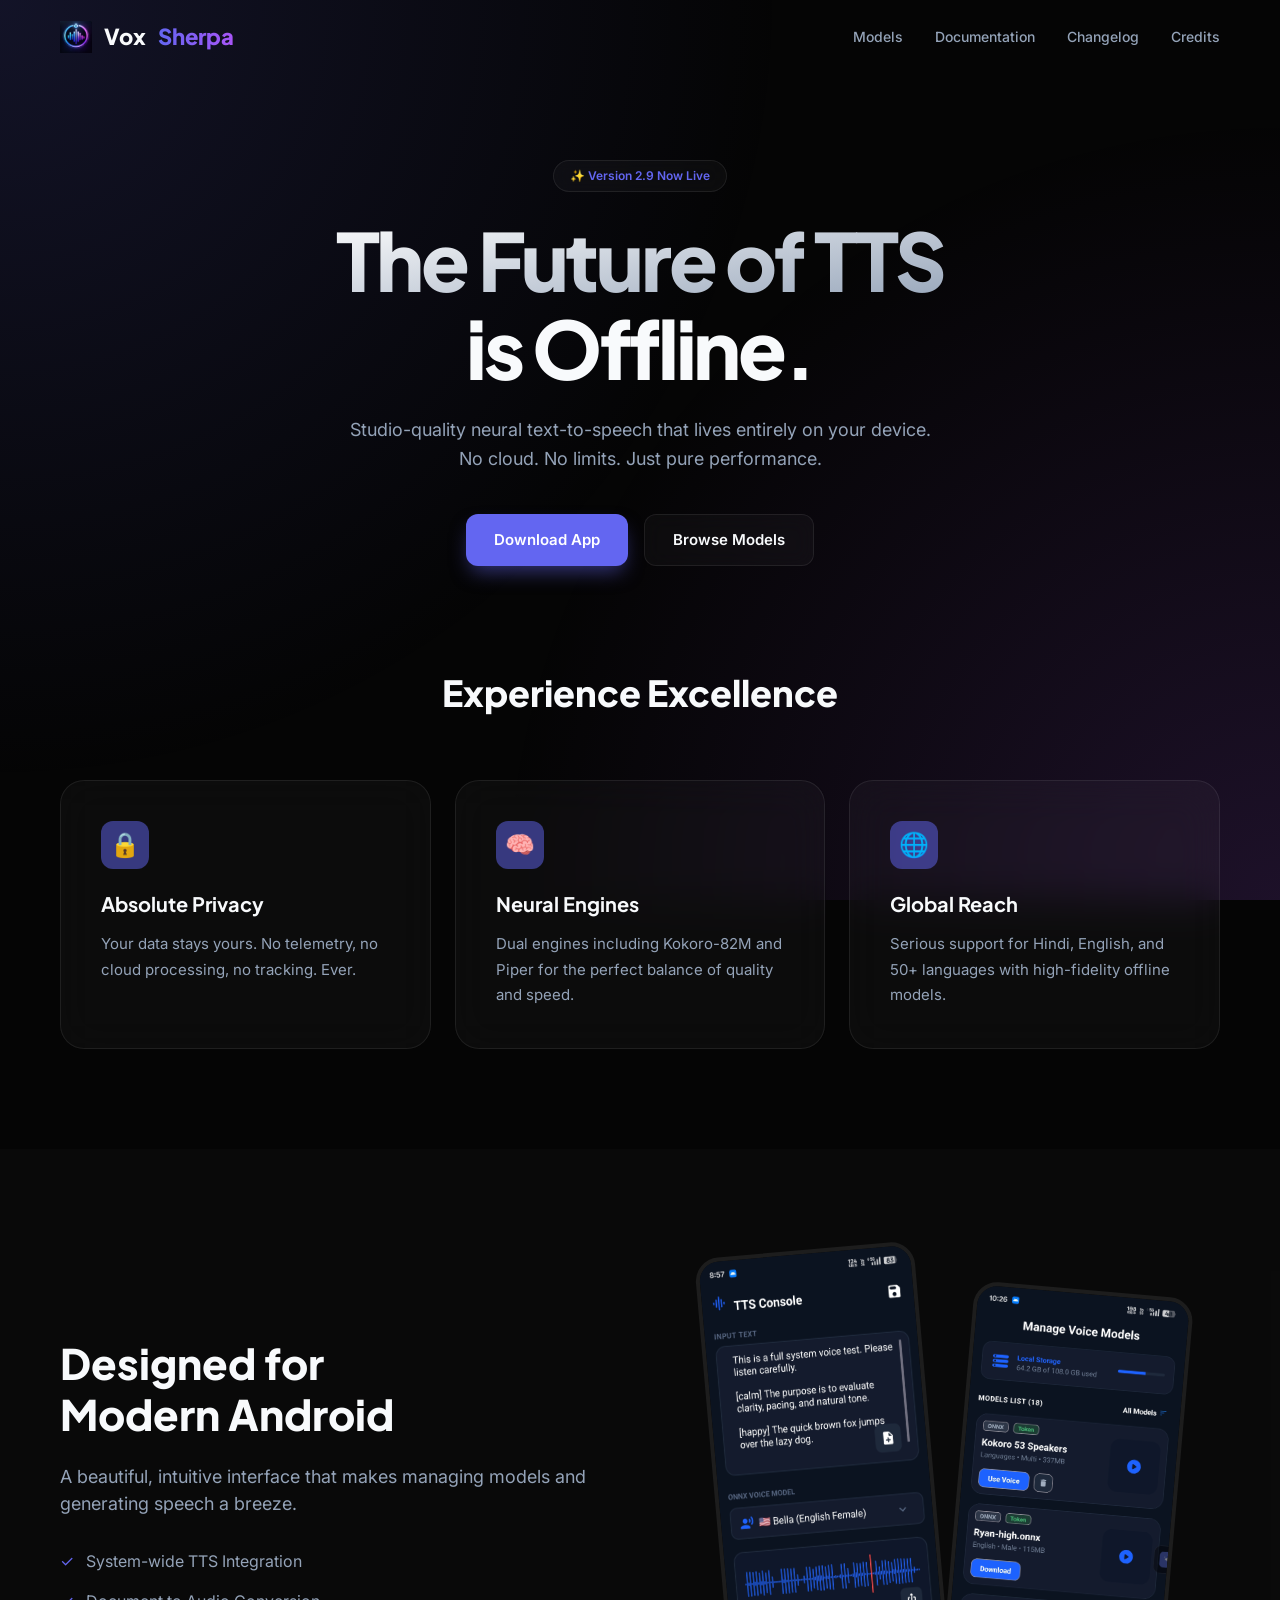
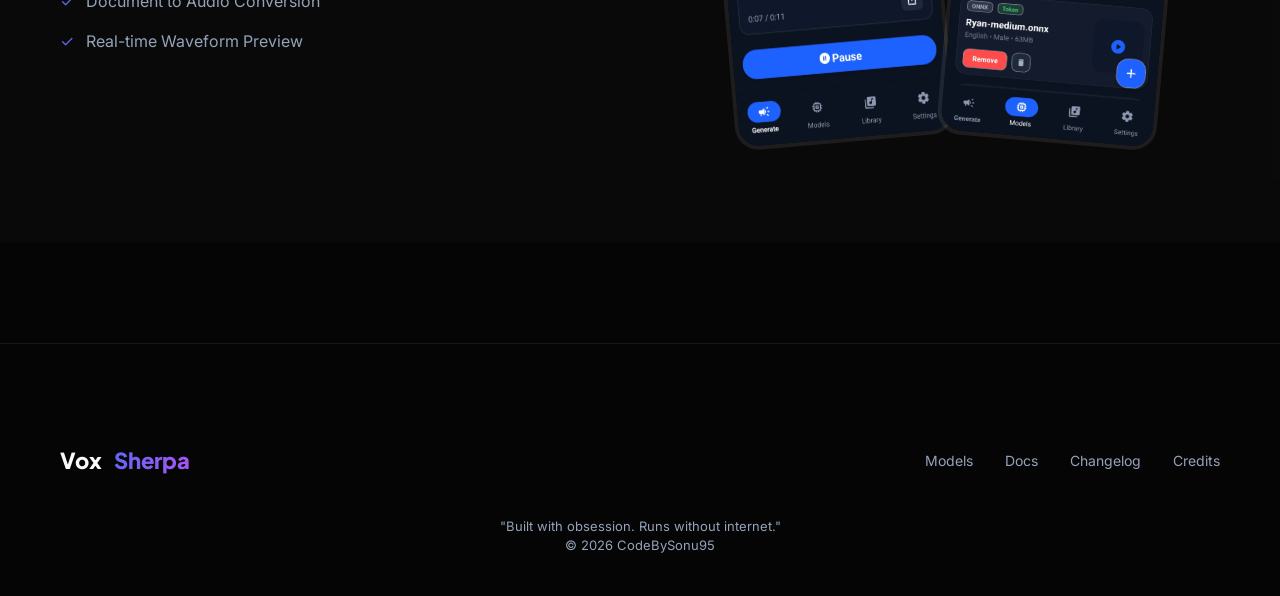
<file: index.html>
<!DOCTYPE html>
<html lang="en">
<head>
  <meta charset="UTF-8">
  <meta name="viewport" content="width=device-width, initial-scale=1.0">
  <title>VoxSherpa TTS — Premium Offline Neural TTS for Android</title>
  <link rel="stylesheet" href="docs/site/css/style.css">
</head>
<body>
  <div class="bg-gradient"></div>
  
  <nav id="navbar">
    <div class="container">
      <a href="index.html" class="logo">
        <img src="docs/site/assets/images/icon.png" alt="VoxSherpa" style="width: 32px; height: 32px;">
        Vox<span>Sherpa</span>
      </a>
      <div class="nav-links">
        <a href="docs/site/models/index.html">Models</a>
        <a href="docs/site/docs/index.html">Documentation</a>
        <a href="docs/site/changelog/index.html">Changelog</a>
        <a href="docs/site/credits/index.html">Credits</a>
      </div>
    </div>
  </nav>

  <main>
    <section class="hero container">
      <div class="hero-badge">✨ Version 2.9 Now Live</div>
      <h1><span>The Future of TTS</span><br>is Offline.</h1>
      <p>Studio-quality neural text-to-speech that lives entirely on your device. No cloud. No limits. Just pure performance.</p>
      <div class="btn-group">
        <a href="https://play.google.com/store/apps/details?id=com.CodeBySonu.VoxSherpa" class="btn btn-primary">Download App</a>
        <a href="docs/site/models/index.html" class="btn btn-secondary">Browse Models</a>
      </div>
    </section>

    <section class="container" style="padding-bottom: 100px;">
      <div style="text-align: center; margin-bottom: 60px;">
        <h2 style="font-family: 'Plus Jakarta Sans', sans-serif; font-size: 36px; font-weight: 800;">Experience Excellence</h2>
      </div>
      
      <div class="features-grid">
        <div class="glass-card feature-card">
          <div class="feature-icon">🔒</div>
          <h3>Absolute Privacy</h3>
          <p>Your data stays yours. No telemetry, no cloud processing, no tracking. Ever.</p>
        </div>
        <div class="glass-card feature-card">
          <div class="feature-icon">🧠</div>
          <h3>Neural Engines</h3>
          <p>Dual engines including Kokoro-82M and Piper for the perfect balance of quality and speed.</p>
        </div>
        <div class="glass-card feature-card">
          <div class="feature-icon">🌐</div>
          <h3>Global Reach</h3>
          <p>Serious support for Hindi, English, and 50+ languages with high-fidelity offline models.</p>
        </div>
      </div>
    </section>

    <section style="background: rgba(255,255,255,0.02); padding: 100px 0;">
      <div class="container">
        <div style="display: flex; align-items: center; gap: 60px; flex-wrap: wrap;">
          <div style="flex: 1; min-width: 300px;">
            <h2 style="font-family: 'Plus Jakarta Sans', sans-serif; font-size: 42px; font-weight: 800; line-height: 1.2; margin-bottom: 24px;">Designed for<br>Modern Android</h2>
            <p style="color: var(--text-muted); font-size: 18px; margin-bottom: 32px;">A beautiful, intuitive interface that makes managing models and generating speech a breeze.</p>
            <ul style="list-style: none; display: grid; gap: 16px;">
              <li style="display: flex; align-items: center; gap: 12px; color: var(--text-muted);">
                <span style="color: var(--primary);">✓</span> System-wide TTS Integration
              </li>
              <li style="display: flex; align-items: center; gap: 12px; color: var(--text-muted);">
                <span style="color: var(--primary);">✓</span> Document to Audio Conversion
              </li>
              <li style="display: flex; align-items: center; gap: 12px; color: var(--text-muted);">
                <span style="color: var(--primary);">✓</span> Real-time Waveform Preview
              </li>
            </ul>
          </div>
          <div style="flex: 1; min-width: 300px; display: flex; gap: 20px; justify-content: center;">
            <img src="docs/site/assets/images/1.jpg" alt="App Screen" style="width: 220px; border-radius: 24px; border: 4px solid var(--glass-border); transform: rotate(-5deg);">
            <img src="docs/site/assets/images/2.jpg" alt="App Screen" style="width: 220px; border-radius: 24px; border: 4px solid var(--glass-border); transform: rotate(5deg); margin-top: 40px;">
          </div>
        </div>
      </div>
    </section>
  </main>

  <footer>
    <div class="container">
      <div class="footer-content">
        <a href="index.html" class="logo">Vox<span>Sherpa</span></a>
        <div class="footer-links">
          <a href="docs/site/models/index.html">Models</a>
          <a href="docs/site/docs/index.html">Docs</a>
          <a href="docs/site/changelog/index.html">Changelog</a>
          <a href="docs/site/credits/index.html">Credits</a>
        </div>
      </div>
      <p class="copyright">"Built with obsession. Runs without internet."<br>&copy; 2026 CodeBySonu95</p>
    </div>
  </footer>

  <script>
    window.addEventListener('scroll', () => {
      const nav = document.getElementById('navbar');
      if (window.scrollY > 50) {
        nav.classList.add('scrolled');
      } else {
        nav.classList.remove('scrolled');
      }
    });
  </script>
</body>
</html>
</file>
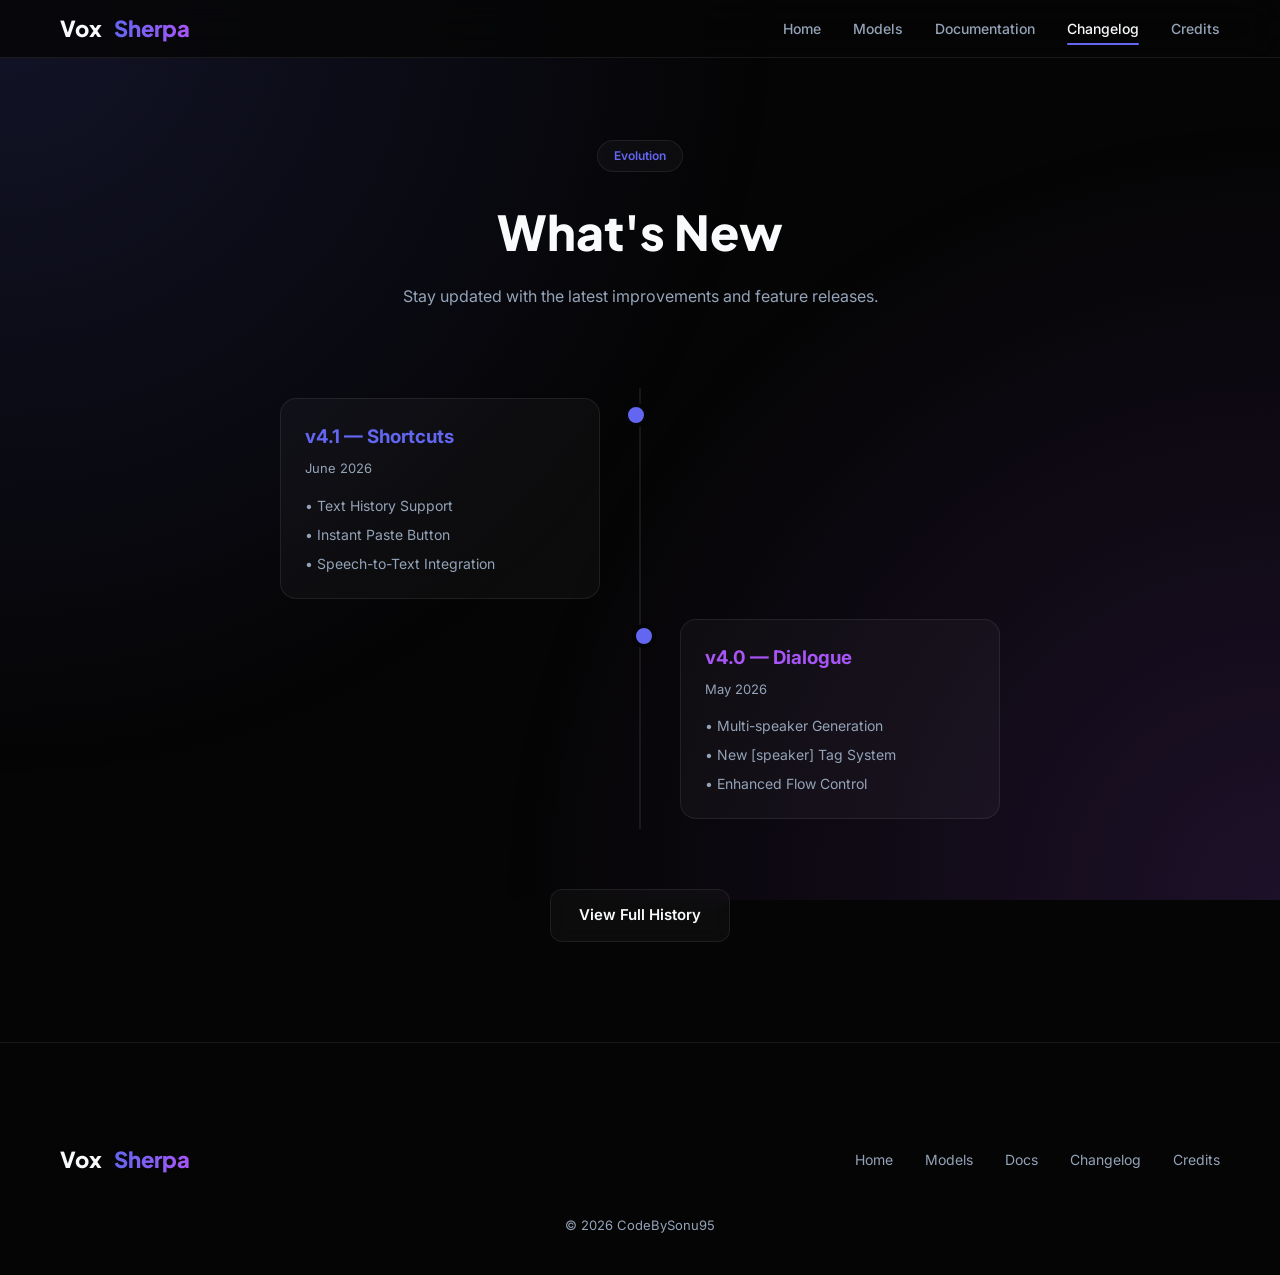
<file: docs/site/changelog/index.html>
<!DOCTYPE html>
<html lang="en">
<head>
  <meta charset="UTF-8">
  <meta name="viewport" content="width=device-width, initial-scale=1.0">
  <title>Changelog — VoxSherpa TTS</title>
  <link rel="stylesheet" href="../css/style.css">
  <style>
    .timeline {
      position: relative;
      max-width: 800px;
      margin: 0 auto;
    }
    .timeline::after {
      content: '';
      position: absolute;
      width: 2px;
      background: var(--glass-border);
      top: 0;
      bottom: 0;
      left: 50%;
      margin-left: -1px;
    }
    .release-card {
      padding: 10px 40px;
      position: relative;
      background: inherit;
      width: 50%;
    }
    .release-card::after {
      content: '';
      position: absolute;
      width: 16px;
      height: 16px;
      right: -8px;
      background-color: var(--primary);
      border: 4px solid var(--bg);
      top: 15px;
      border-radius: 50%;
      z-index: 1;
    }
    .left { left: 0; }
    .right { left: 50%; }
    .right::after { left: -8px; }
    .content {
      padding: 24px;
      background: var(--glass);
      border: 1px solid var(--glass-border);
      border-radius: 16px;
    }
    @media screen and (max-width: 600px) {
      .timeline::after { left: 31px; }
      .release-card { width: 100%; padding-left: 70px; padding-right: 25px; }
      .release-card::after { left: 23px; }
      .right { left: 0%; }
    }
  </style>
</head>
<body>
  <div class="bg-gradient"></div>
  
  <nav id="navbar" class="scrolled">
    <div class="container">
      <a href="../../../index.html" class="logo">Vox<span>Sherpa</span></a>
      <div class="nav-links">
        <a href="../../../index.html">Home</a>
        <a href="../models/index.html">Models</a>
        <a href="../docs/index.html">Documentation</a>
        <a href="index.html" class="active">Changelog</a>
        <a href="../credits/index.html">Credits</a>
      </div>
    </div>
  </nav>

  <main class="container" style="padding-top: 140px;">
    <div style="text-align: center; margin-bottom: 80px;">
      <div class="hero-badge">Evolution</div>
      <h1 style="font-family: 'Plus Jakarta Sans', sans-serif; font-size: 48px; font-weight: 800; margin-bottom: 16px;">What's New</h1>
      <p style="color: var(--text-muted);">Stay updated with the latest improvements and feature releases.</p>
    </div>

    <div class="timeline">
      <div class="release-card left">
        <div class="content">
          <h3 style="color: var(--primary); margin-bottom: 8px;">v4.1 — Shortcuts</h3>
          <p style="font-size: 13px; color: var(--text-muted); margin-bottom: 16px;">June 2026</p>
          <ul style="list-style: none; font-size: 14px; color: var(--text-muted); display: grid; gap: 8px;">
            <li>• Text History Support</li>
            <li>• Instant Paste Button</li>
            <li>• Speech-to-Text Integration</li>
          </ul>
        </div>
      </div>
      <div class="release-card right">
        <div class="content">
          <h3 style="color: var(--secondary); margin-bottom: 8px;">v4.0 — Dialogue</h3>
          <p style="font-size: 13px; color: var(--text-muted); margin-bottom: 16px;">May 2026</p>
          <ul style="list-style: none; font-size: 14px; color: var(--text-muted); display: grid; gap: 8px;">
            <li>• Multi-speaker Generation</li>
            <li>• New [speaker] Tag System</li>
            <li>• Enhanced Flow Control</li>
          </ul>
        </div>
      </div>
    </div>
    
    <div style="text-align: center; margin-top: 60px;">
      <a href="https://github.com/CodeBySonu95/VoxSherpa-TTS/blob/main/docs/CHANGELOG.md" class="btn btn-secondary">View Full History</a>
    </div>
  </main>

  <footer>
    <div class="container">
      <div class="footer-content">
        <a href="../../../index.html" class="logo">Vox<span>Sherpa</span></a>
        <div class="footer-links">
          <a href="../../../index.html">Home</a>
          <a href="../models/index.html">Models</a>
          <a href="../docs/index.html">Docs</a>
          <a href="index.html">Changelog</a>
          <a href="../credits/index.html">Credits</a>
        </div>
      </div>
      <p class="copyright">&copy; 2026 CodeBySonu95</p>
    </div>
  </footer>
</body>
</html>
</file>
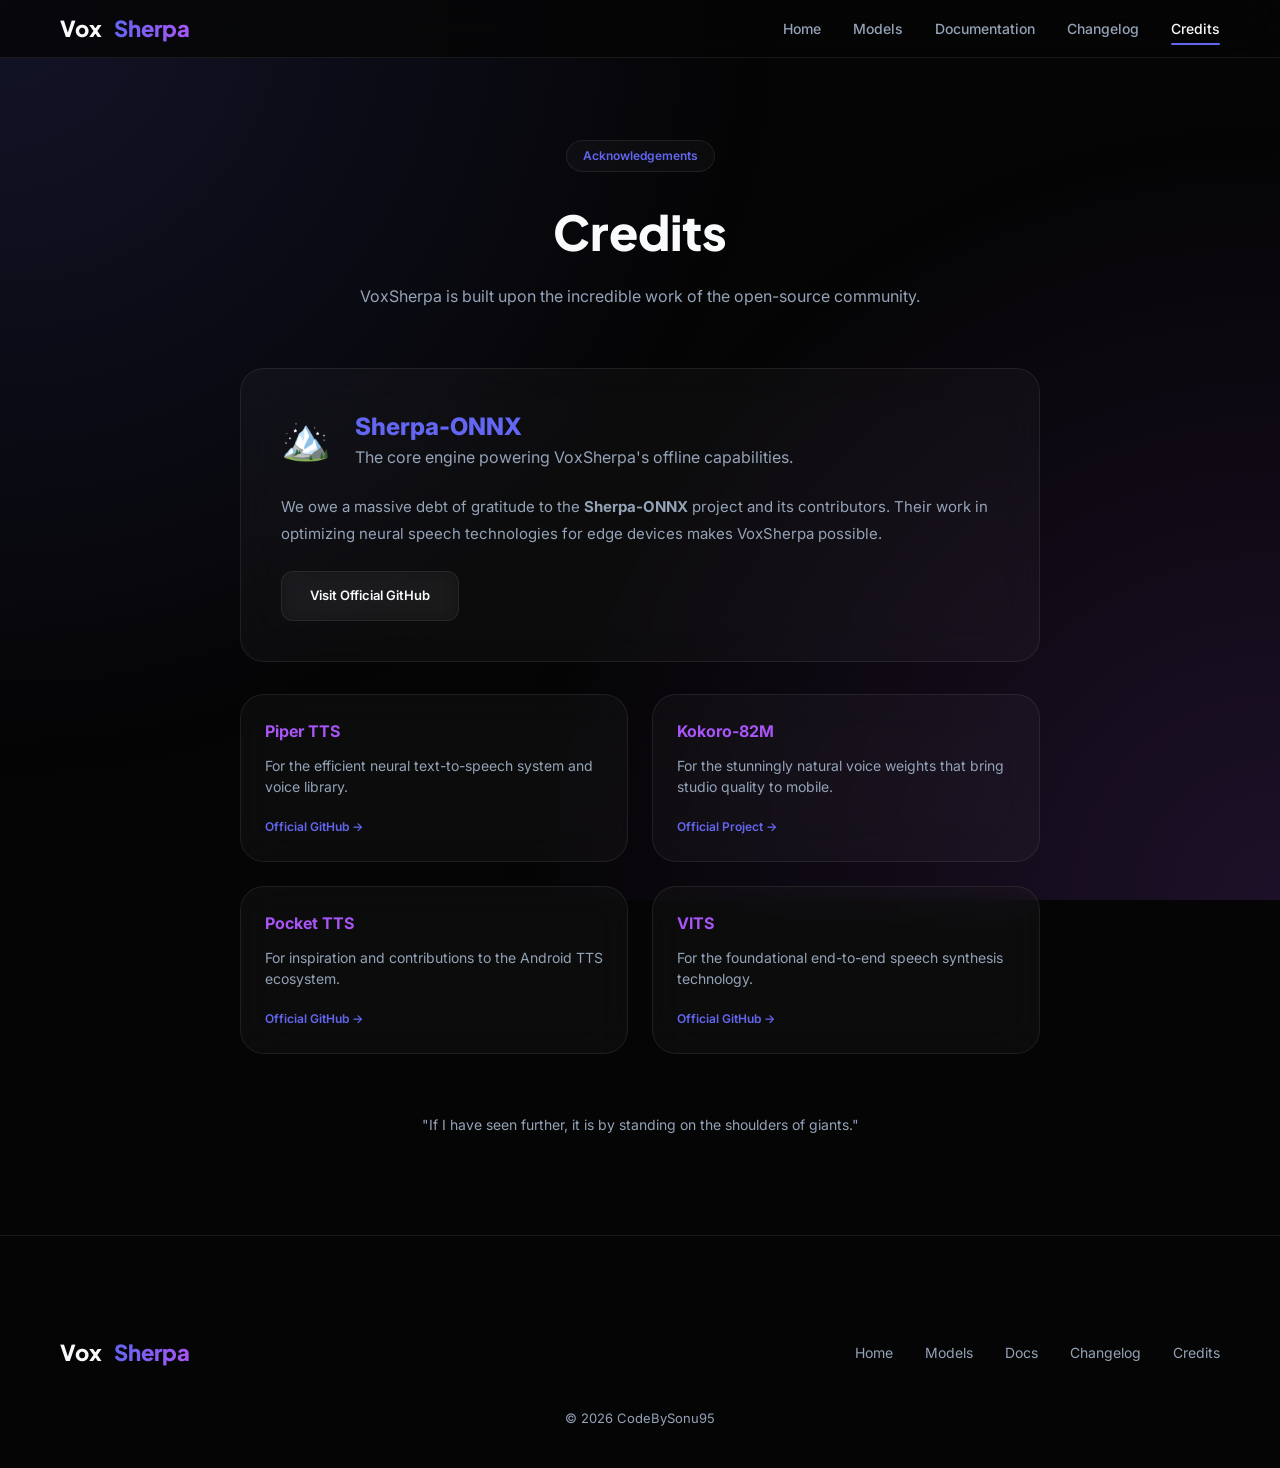
<file: docs/site/credits/index.html>
<!DOCTYPE html>
<html lang="en">
<head>
  <meta charset="UTF-8">
  <meta name="viewport" content="width=device-width, initial-scale=1.0">
  <title>Credits — VoxSherpa TTS</title>
  <link rel="stylesheet" href="../css/style.css">
</head>
<body>
  <div class="bg-gradient"></div>
  
  <nav id="navbar" class="scrolled">
    <div class="container">
      <a href="../../../index.html" class="logo">Vox<span>Sherpa</span></a>
      <div class="nav-links">
        <a href="../../../index.html">Home</a>
        <a href="../models/index.html">Models</a>
        <a href="../docs/index.html">Documentation</a>
        <a href="../changelog/index.html">Changelog</a>
        <a href="index.html" class="active">Credits</a>
      </div>
    </div>
  </nav>

  <main class="container" style="padding-top: 140px;">
    <div style="max-width: 800px; margin: 0 auto;">
      <div style="text-align: center; margin-bottom: 60px;">
        <div class="hero-badge">Acknowledgements</div>
        <h1 style="font-family: 'Plus Jakarta Sans', sans-serif; font-size: 48px; font-weight: 800; margin-bottom: 16px;">Credits</h1>
        <p style="color: var(--text-muted);">VoxSherpa is built upon the incredible work of the open-source community.</p>
      </div>

      <div class="glass-card" style="margin-bottom: 32px;">
        <div style="display: flex; align-items: center; gap: 24px; margin-bottom: 24px;">
          <div style="font-size: 40px;">🏔️</div>
          <div>
            <h2 style="font-size: 24px; font-weight: 800; color: var(--primary);">Sherpa-ONNX</h2>
            <p style="color: var(--text-muted);">The core engine powering VoxSherpa's offline capabilities.</p>
          </div>
        </div>
        <p style="font-size: 15px; line-height: 1.8; color: var(--text-muted); margin-bottom: 24px;">
          We owe a massive debt of gratitude to the <strong>Sherpa-ONNX</strong> project and its contributors. Their work in optimizing neural speech technologies for edge devices makes VoxSherpa possible.
        </p>
        <a href="https://github.com/k2-fsa/sherpa-onnx" class="btn btn-secondary" style="font-size: 13px;">Visit Official GitHub</a>
      </div>

      <div class="features-grid" style="margin-top: 0;">
        <div class="glass-card" style="padding: 24px;">
          <h4 style="margin-bottom: 12px; color: var(--secondary);">Piper TTS</h4>
          <p style="font-size: 14px; color: var(--text-muted); margin-bottom: 16px;">For the efficient neural text-to-speech system and voice library.</p>
          <a href="https://github.com/rhasspy/piper" style="font-size: 12px; color: var(--primary); text-decoration: none; font-weight: 600;">Official GitHub →</a>
        </div>
        <div class="glass-card" style="padding: 24px;">
          <h4 style="margin-bottom: 12px; color: var(--secondary);">Kokoro-82M</h4>
          <p style="font-size: 14px; color: var(--text-muted); margin-bottom: 16px;">For the stunningly natural voice weights that bring studio quality to mobile.</p>
          <a href="https://huggingface.co/hexgrad/Kokoro-82M" style="font-size: 12px; color: var(--primary); text-decoration: none; font-weight: 600;">Official Project →</a>
        </div>
        <div class="glass-card" style="padding: 24px;">
          <h4 style="margin-bottom: 12px; color: var(--secondary);">Pocket TTS</h4>
          <p style="font-size: 14px; color: var(--text-muted); margin-bottom: 16px;">For inspiration and contributions to the Android TTS ecosystem.</p>
          <a href="https://github.com/v-m-p-m/pocket-tts" style="font-size: 12px; color: var(--primary); text-decoration: none; font-weight: 600;">Official GitHub →</a>
        </div>
        <div class="glass-card" style="padding: 24px;">
          <h4 style="margin-bottom: 12px; color: var(--secondary);">VITS</h4>
          <p style="font-size: 14px; color: var(--text-muted); margin-bottom: 16px;">For the foundational end-to-end speech synthesis technology.</p>
          <a href="https://github.com/jaywalnut310/vits" style="font-size: 12px; color: var(--primary); text-decoration: none; font-weight: 600;">Official GitHub →</a>
        </div>
      </div>

      <div style="text-align: center; margin-top: 60px;">
        <p style="color: var(--text-muted); font-size: 14px;">"If I have seen further, it is by standing on the shoulders of giants."</p>
      </div>
    </div>
  </main>

  <footer>
    <div class="container">
      <div class="footer-content">
        <a href="../../../index.html" class="logo">Vox<span>Sherpa</span></a>
        <div class="footer-links">
          <a href="../../../index.html">Home</a>
          <a href="../models/index.html">Models</a>
          <a href="../docs/index.html">Docs</a>
          <a href="../changelog/index.html">Changelog</a>
          <a href="index.html">Credits</a>
        </div>
      </div>
      <p class="copyright">&copy; 2026 CodeBySonu95</p>
    </div>
  </footer>
</body>
</html>
</file>
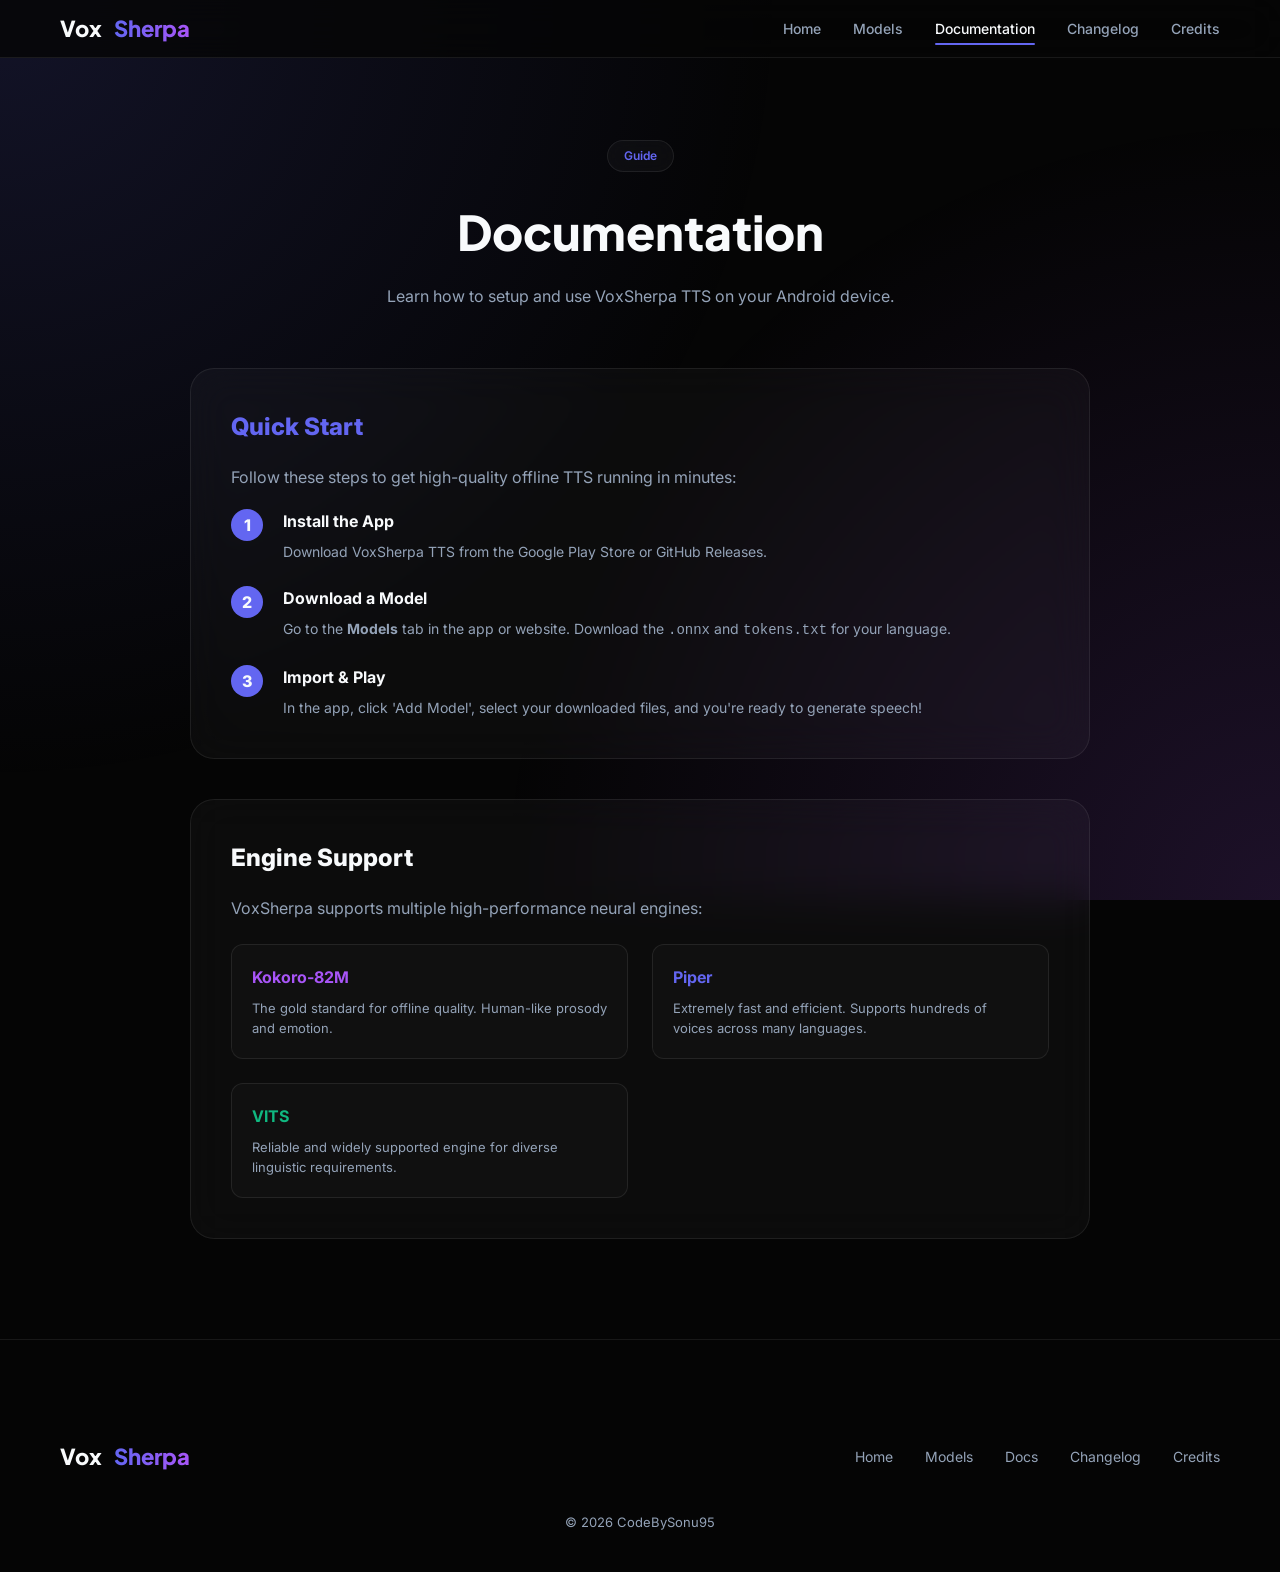
<file: docs/site/docs/index.html>
<!DOCTYPE html>
<html lang="en">
<head>
  <meta charset="UTF-8">
  <meta name="viewport" content="width=device-width, initial-scale=1.0">
  <title>Documentation — VoxSherpa TTS</title>
  <link rel="stylesheet" href="../css/style.css">
</head>
<body>
  <div class="bg-gradient"></div>
  
  <nav id="navbar" class="scrolled">
    <div class="container">
      <a href="../../../index.html" class="logo">Vox<span>Sherpa</span></a>
      <div class="nav-links">
        <a href="../../../index.html">Home</a>
        <a href="../models/index.html">Models</a>
        <a href="index.html" class="active">Documentation</a>
        <a href="../changelog/index.html">Changelog</a>
        <a href="../credits/index.html">Credits</a>
      </div>
    </div>
  </nav>

  <main class="container" style="padding-top: 140px;">
    <div style="max-width: 900px; margin: 0 auto;">
      <div style="text-align: center; margin-bottom: 60px;">
        <div class="hero-badge">Guide</div>
        <h1 style="font-family: 'Plus Jakarta Sans', sans-serif; font-size: 48px; font-weight: 800; margin-bottom: 16px;">Documentation</h1>
        <p style="color: var(--text-muted);">Learn how to setup and use VoxSherpa TTS on your Android device.</p>
      </div>

      <div class="glass-card" style="margin-bottom: 40px;">
        <h2 style="font-size: 24px; font-weight: 800; margin-bottom: 20px; color: var(--primary);">Quick Start</h2>
        <p style="margin-bottom: 20px; color: var(--text-muted);">Follow these steps to get high-quality offline TTS running in minutes:</p>
        <div style="display: grid; gap: 24px;">
          <div style="display: flex; gap: 20px;">
            <div style="width: 32px; height: 32px; background: var(--primary); border-radius: 50%; display: flex; align-items: center; justify-content: center; flex-shrink: 0; font-weight: 800;">1</div>
            <div>
              <h4 style="margin-bottom: 8px;">Install the App</h4>
              <p style="font-size: 14px; color: var(--text-muted);">Download VoxSherpa TTS from the Google Play Store or GitHub Releases.</p>
            </div>
          </div>
          <div style="display: flex; gap: 20px;">
            <div style="width: 32px; height: 32px; background: var(--primary); border-radius: 50%; display: flex; align-items: center; justify-content: center; flex-shrink: 0; font-weight: 800;">2</div>
            <div>
              <h4 style="margin-bottom: 8px;">Download a Model</h4>
              <p style="font-size: 14px; color: var(--text-muted);">Go to the <strong>Models</strong> tab in the app or website. Download the <code>.onnx</code> and <code>tokens.txt</code> for your language.</p>
            </div>
          </div>
          <div style="display: flex; gap: 20px;">
            <div style="width: 32px; height: 32px; background: var(--primary); border-radius: 50%; display: flex; align-items: center; justify-content: center; flex-shrink: 0; font-weight: 800;">3</div>
            <div>
              <h4 style="margin-bottom: 8px;">Import & Play</h4>
              <p style="font-size: 14px; color: var(--text-muted);">In the app, click 'Add Model', select your downloaded files, and you're ready to generate speech!</p>
            </div>
          </div>
        </div>
      </div>

      <div class="glass-card">
        <h2 style="font-size: 24px; font-weight: 800; margin-bottom: 20px;">Engine Support</h2>
        <p style="margin-bottom: 24px; color: var(--text-muted);">VoxSherpa supports multiple high-performance neural engines:</p>
        <div class="features-grid" style="margin-top: 0;">
          <div style="background: rgba(255,255,255,0.02); padding: 20px; border-radius: 12px; border: 1px solid var(--glass-border);">
            <h4 style="color: var(--secondary); margin-bottom: 10px;">Kokoro-82M</h4>
            <p style="font-size: 13px; color: var(--text-muted);">The gold standard for offline quality. Human-like prosody and emotion.</p>
          </div>
          <div style="background: rgba(255,255,255,0.02); padding: 20px; border-radius: 12px; border: 1px solid var(--glass-border);">
            <h4 style="color: var(--primary); margin-bottom: 10px;">Piper</h4>
            <p style="font-size: 13px; color: var(--text-muted);">Extremely fast and efficient. Supports hundreds of voices across many languages.</p>
          </div>
          <div style="background: rgba(255,255,255,0.02); padding: 20px; border-radius: 12px; border: 1px solid var(--glass-border);">
            <h4 style="color: var(--success); margin-bottom: 10px;">VITS</h4>
            <p style="font-size: 13px; color: var(--text-muted);">Reliable and widely supported engine for diverse linguistic requirements.</p>
          </div>
        </div>
      </div>
    </div>
  </main>

  <footer>
    <div class="container">
      <div class="footer-content">
        <a href="../../../index.html" class="logo">Vox<span>Sherpa</span></a>
        <div class="footer-links">
          <a href="../../../index.html">Home</a>
          <a href="../models/index.html">Models</a>
          <a href="index.html">Docs</a>
          <a href="../changelog/index.html">Changelog</a>
          <a href="../credits/index.html">Credits</a>
        </div>
      </div>
      <p class="copyright">&copy; 2026 CodeBySonu95</p>
    </div>
  </footer>
</body>
</html>
</file>
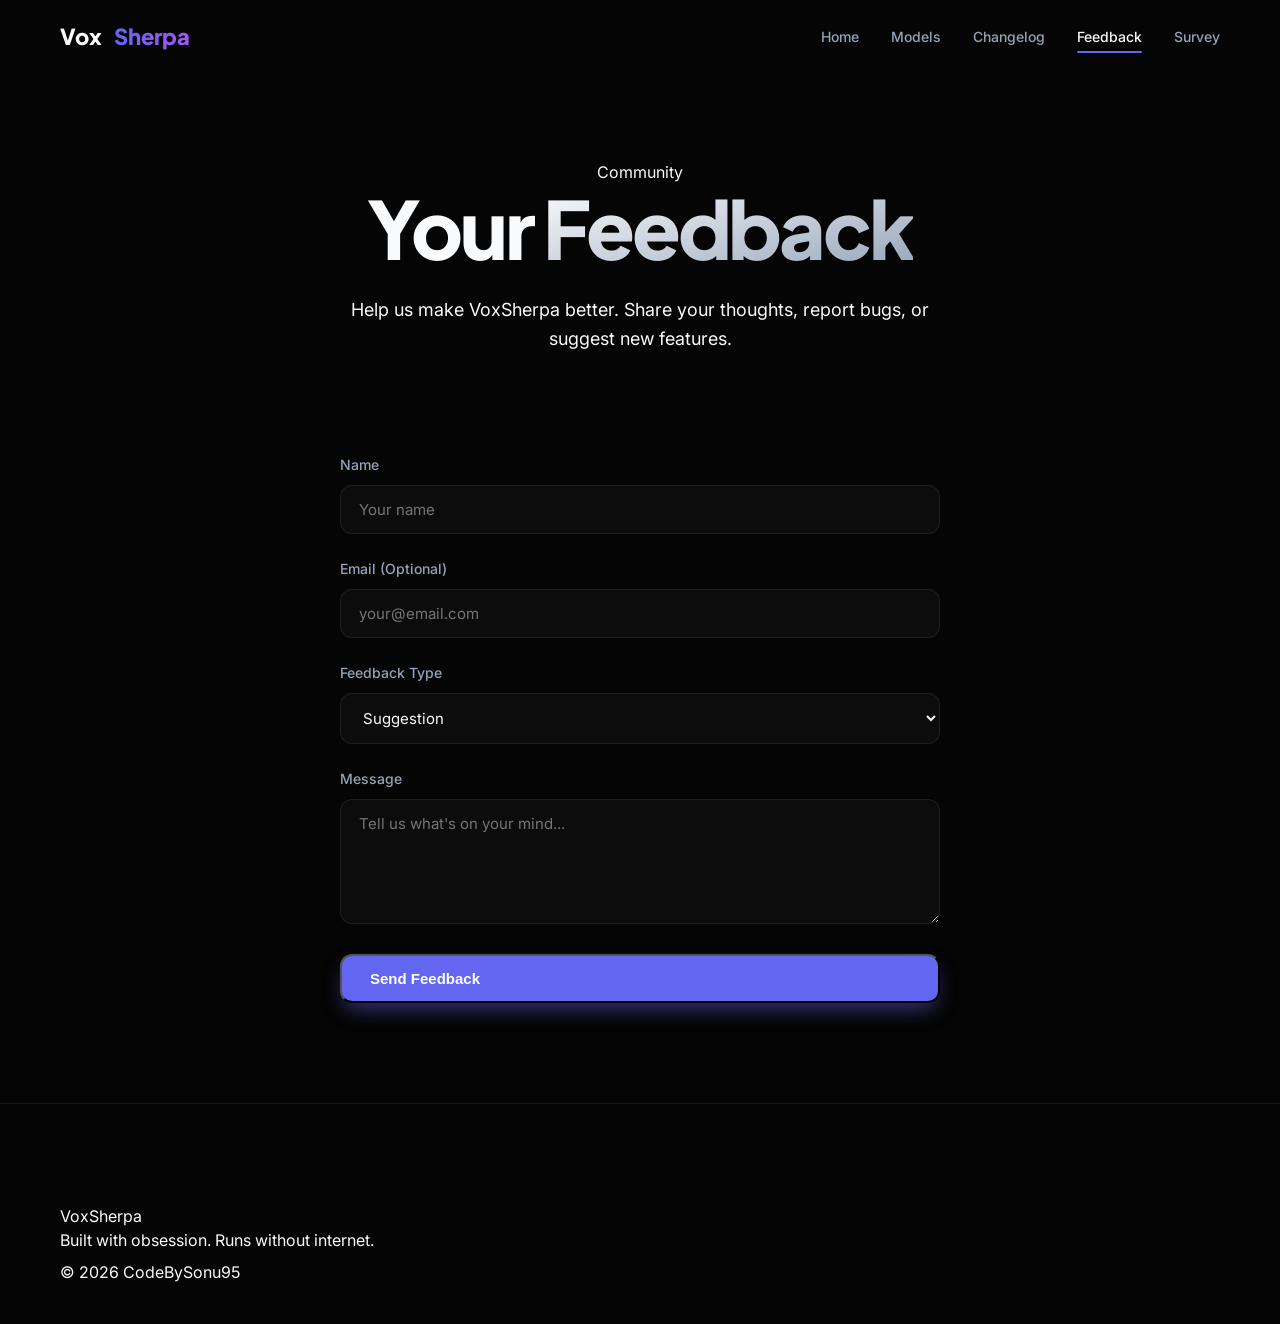
<file: docs/site/feedback/index.html>
<!DOCTYPE html>
<html lang="en">
<head>
  <meta charset="UTF-8">
  <meta name="viewport" content="width=device-width, initial-scale=1.0">
  <title>Feedback — VoxSherpa TTS</title>
  <link href="https://fonts.googleapis.com/css2?family=Share+Tech+Mono&family=Syne:wght@400;700;800&family=JetBrains+Mono:wght@300;400;700&display=swap" rel="stylesheet">
  <link rel="stylesheet" href="../css/style.css">
</head>
<body>
  <nav>
    <div class="container">
      <a href="../../index.html" class="logo">Vox<span>Sherpa</span></a>
      <div class="nav-links">
        <a href="../../index.html">Home</a>
        <a href="../models/index.html">Models</a>
        <a href="../changelog/index.html">Changelog</a>
        <a href="index.html" class="active">Feedback</a>
        <a href="../survey/index.html">Survey</a>
      </div>
    </div>
  </nav>

  <header class="hero">
    <div class="container">
      <div class="section-label">Community</div>
      <h1 class="section-title">Your <span class="hl">Feedback</span></h1>
      <p style="color:var(--text-mid); max-width:600px; margin:0 auto;">Help us make VoxSherpa better. Share your thoughts, report bugs, or suggest new features.</p>
    </div>
  </header>

  <section>
    <div class="container">
      <div class="card" style="max-width:600px; margin:0 auto;">
        <form id="feedbackForm">
          <div class="form-group">
            <label for="name">Name</label>
            <input type="text" id="name" placeholder="Your name" required>
          </div>
          <div class="form-group">
            <label for="email">Email (Optional)</label>
            <input type="email" id="email" placeholder="your@email.com">
          </div>
          <div class="form-group">
            <label for="type">Feedback Type</label>
            <select id="type">
              <option value="suggestion">Suggestion</option>
              <option value="bug">Bug Report</option>
              <option value="compliment">Compliment</option>
              <option value="other">Other</option>
            </select>
          </div>
          <div class="form-group">
            <label for="message">Message</label>
            <textarea id="message" rows="5" placeholder="Tell us what's on your mind..." required></textarea>
          </div>
          <button type="submit" class="btn btn-primary" style="width:100%;">Send Feedback</button>
        </form>
        <div id="successMsg" style="display:none; text-align:center; color:var(--green); margin-top:20px;">
          <p>Thank you! Your feedback has been sent (simulated).</p>
        </div>
      </div>
    </div>
  </section>

  <footer>
    <div class="container">
      <div class="footer-logo">Vox<span>Sherpa</span></div>
      <p class="footer-text">Built with obsession. Runs without internet.</p>
      <p class="footer-text" style="margin-top:8px;">&copy; 2026 CodeBySonu95</p>
    </div>
  </footer>

  <script>
    document.getElementById('feedbackForm').addEventListener('submit', (e) => {
      e.preventDefault();
      // In a real scenario, you'd use a service like Formspree or a Google Form action
      document.getElementById('feedbackForm').style.display = 'none';
      document.getElementById('successMsg').style.display = 'block';
      console.log("Feedback submitted:", {
        name: document.getElementById('name').value,
        email: document.getElementById('email').value,
        type: document.getElementById('type').value,
        message: document.getElementById('message').value
      });
    });
  </script>
</body>
</html>
</file>
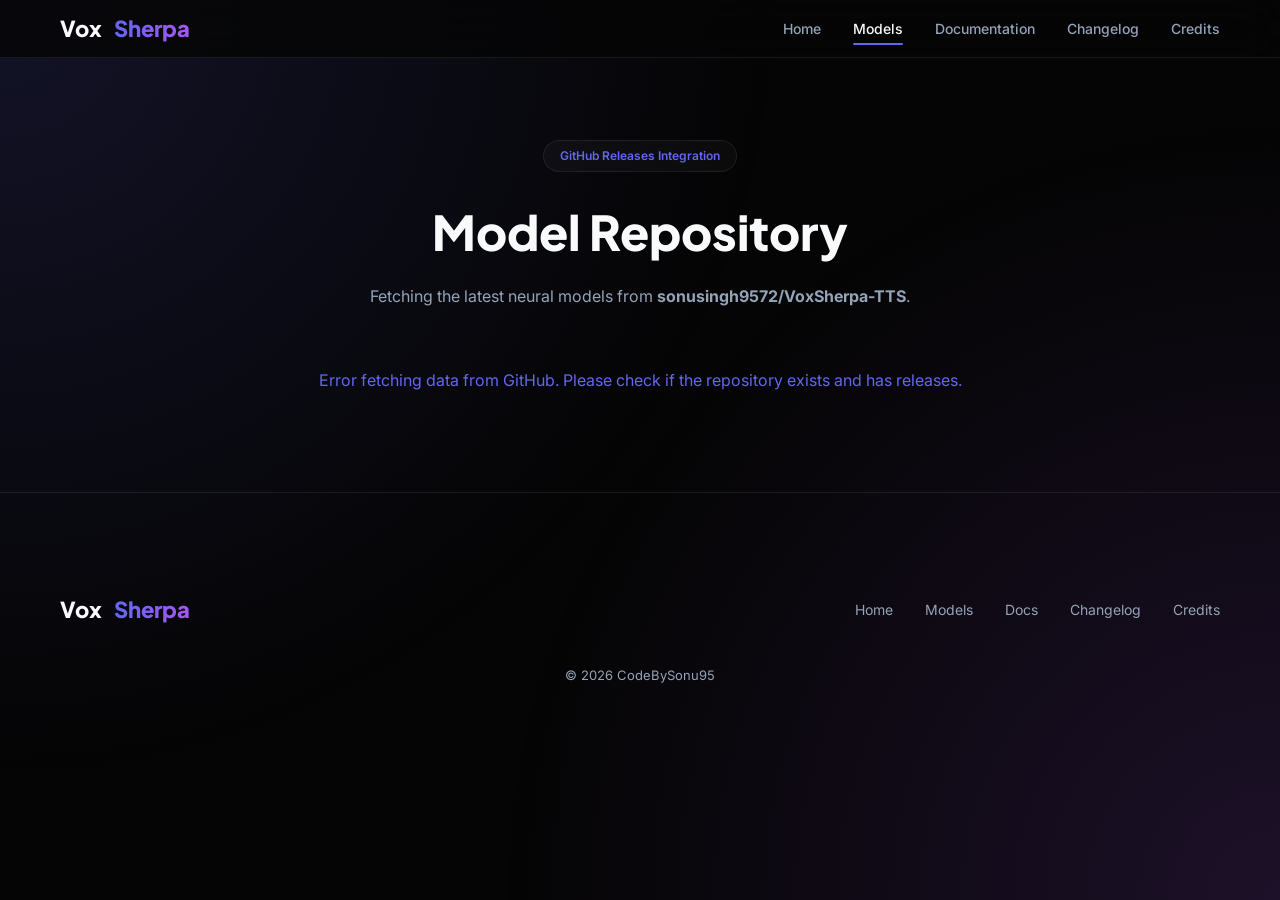
<file: docs/site/models/index.html>
<!DOCTYPE html>
<html lang="en">
<head>
  <meta charset="UTF-8">
  <meta name="viewport" content="width=device-width, initial-scale=1.0">
  <title>Models Library — VoxSherpa TTS</title>
  <link rel="stylesheet" href="../css/style.css">
  <style>
    .release-group { margin-bottom: 40px; }
    .release-header { display: flex; align-items: center; gap: 12px; margin-bottom: 20px; padding-bottom: 12px; border-bottom: 1px solid var(--glass-border); }
    .release-tag { background: var(--primary); color: white; padding: 4px 12px; border-radius: 6px; font-size: 12px; font-weight: 700; }
    .asset-card { display: grid; grid-template-columns: 1fr auto; align-items: center; padding: 16px 24px; background: var(--glass); border: 1px solid var(--glass-border); border-radius: 12px; margin-bottom: 12px; transition: all 0.3s ease; }
    .asset-card:hover { background: var(--glass-hover); border-color: var(--primary); }
    .asset-info h4 { font-size: 15px; font-weight: 600; margin-bottom: 4px; }
    .asset-info p { font-size: 12px; color: var(--text-muted); }
    .loading-spinner { text-align: center; padding: 60px 0; }
    .spinner { width: 40px; height: 40px; border: 4px solid var(--glass); border-top: 4px solid var(--primary); border-radius: 50%; animation: spin 1s linear infinite; margin: 0 auto 20px; }
    @keyframes spin { 0% { transform: rotate(0deg); } 100% { transform: rotate(360deg); } }
  </style>
</head>
<body>
  <div class="bg-gradient"></div>
  
  <nav id="navbar" class="scrolled">
    <div class="container">
      <a href="../../../index.html" class="logo">Vox<span>Sherpa</span></a>
      <div class="nav-links">
        <a href="../../../index.html">Home</a>
        <a href="index.html" class="active">Models</a>
        <a href="../docs/index.html">Documentation</a>
        <a href="../changelog/index.html">Changelog</a>
        <a href="../credits/index.html">Credits</a>
      </div>
    </div>
  </nav>

  <main class="container" style="padding-top: 140px;">
    <div style="text-align: center; margin-bottom: 60px;">
      <div class="hero-badge">GitHub Releases Integration</div>
      <h1 style="font-family: 'Plus Jakarta Sans', sans-serif; font-size: 48px; font-weight: 800; margin-bottom: 16px;">Model Repository</h1>
      <p style="color: var(--text-muted); max-width: 600px; margin: 0 auto;">Fetching the latest neural models from <strong>sonusingh9572/VoxSherpa-TTS</strong>.</p>
    </div>

    <div id="modelsContainer">
      <div class="loading-spinner">
        <div class="spinner"></div>
        <p>Fetching releases from GitHub...</p>
      </div>
    </div>
  </main>

  <footer>
    <div class="container">
      <div class="footer-content">
        <a href="../../../index.html" class="logo">Vox<span>Sherpa</span></a>
        <div class="footer-links">
          <a href="../../../index.html">Home</a>
          <a href="index.html">Models</a>
          <a href="../docs/index.html">Docs</a>
          <a href="../changelog/index.html">Changelog</a>
          <a href="../credits/index.html">Credits</a>
        </div>
      </div>
      <p class="copyright">&copy; 2026 CodeBySonu95</p>
    </div>
  </footer>

  <script>
    const REPO = "sonusingh9572/VoxSherpa-TTS";
    const container = document.getElementById('modelsContainer');

    async function fetchReleases() {
      try {
        const response = await fetch(`https://api.github.com/repos/${REPO}/releases`);
        const releases = await response.json();
        
        if (!Array.isArray(releases) || releases.length === 0) {
          container.innerHTML = "<p style='text-align:center;'>No releases found in this repository yet.</p>";
          return;
        }

        container.innerHTML = "";
        releases.forEach(release => {
          const group = document.createElement('div');
          group.className = "release-group";
          
          let assetsHtml = "";
          release.assets.forEach(asset => {
            const isModel = asset.name.endsWith('.onnx');
            const isToken = asset.name.endsWith('.txt');
            const typeLabel = isModel ? "Neural Model" : isToken ? "Tokens File" : "Asset";
            const icon = isModel ? "🧠" : isToken ? "📄" : "📦";

            assetsHtml += `
              <div class="asset-card">
                <div class="asset-info">
                  <h4>${icon} ${asset.name}</h4>
                  <p>${typeLabel} • ${(asset.size / (1024 * 1024)).toFixed(2)} MB</p>
                </div>
                <a href="${asset.browser_download_url}" class="btn btn-secondary" style="padding: 8px 16px; font-size: 13px;">Download</a>
              </div>
            `;
          });

          group.innerHTML = `
            <div class="release-header">
              <span class="release-tag">${release.tag_name}</span>
              <h3 style="font-size: 20px; font-weight: 700;">${release.name || release.tag_name}</h3>
            </div>
            <div style="margin-bottom: 20px; font-size: 14px; color: var(--text-muted);">
              ${release.body ? release.body.replace(/\n/g, '<br>') : 'Voice models for this region.'}
            </div>
            ${assetsHtml}
          `;
          container.appendChild(group);
        });
      } catch (error) {
        container.innerHTML = "<p style='text-align:center; color:var(--primary);'>Error fetching data from GitHub. Please check if the repository exists and has releases.</p>";
        console.error(error);
      }
    }

    fetchReleases();
  </script>
</body>
</html>
</file>
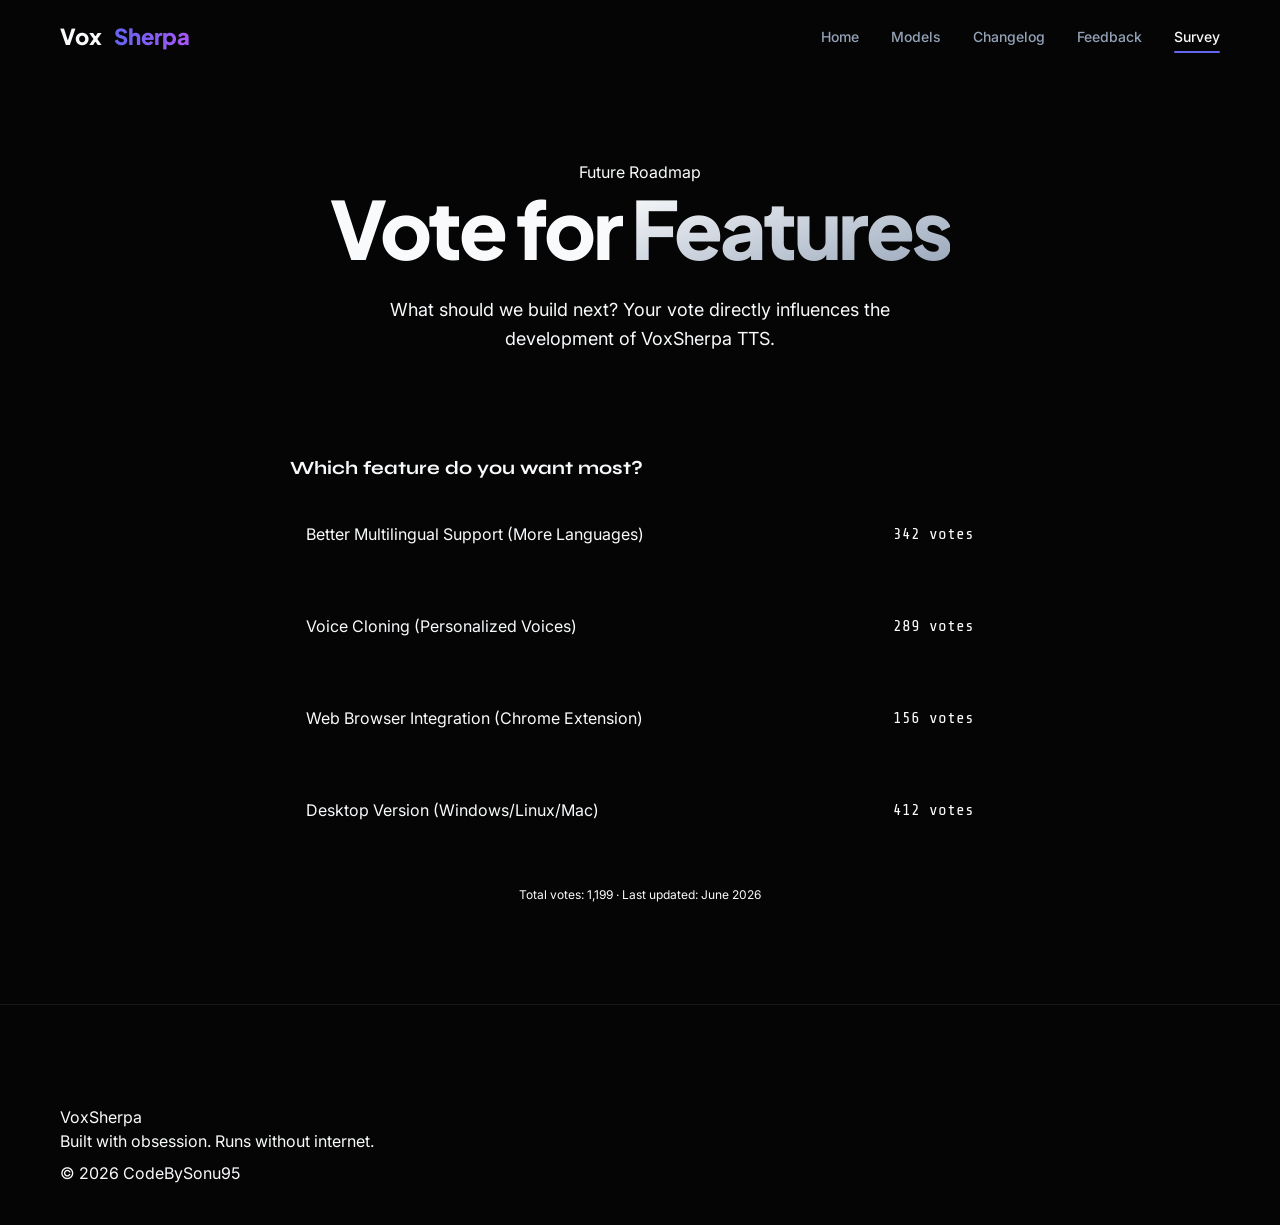
<file: docs/site/survey/index.html>
<!DOCTYPE html>
<html lang="en">
<head>
  <meta charset="UTF-8">
  <meta name="viewport" content="width=device-width, initial-scale=1.0">
  <title>Survey — VoxSherpa TTS</title>
  <link href="https://fonts.googleapis.com/css2?family=Share+Tech+Mono&family=Syne:wght@400;700;800&family=JetBrains+Mono:wght@300;400;700&display=swap" rel="stylesheet">
  <link rel="stylesheet" href="../css/style.css">
  <style>
    .poll-option {
      background: var(--surface);
      border: 1px solid var(--border);
      padding: 16px;
      margin-bottom: 12px;
      border-radius: 4px;
      cursor: pointer;
      display: flex;
      justify-content: space-between;
      align-items: center;
      transition: all 0.3s;
    }
    .poll-option:hover {
      border-color: var(--blue);
      background: var(--blue-dim);
    }
    .poll-option.selected {
      border-color: var(--blue);
      background: var(--blue-dim);
    }
    .vote-count {
      font-family: 'Share Tech Mono', monospace;
      color: var(--blue);
    }
    .progress-bar {
      height: 4px;
      background: var(--border);
      border-radius: 2px;
      margin-top: 8px;
      overflow: hidden;
    }
    .progress-fill {
      height: 100%;
      background: var(--blue);
      width: 0%;
      transition: width 0.5s ease-out;
    }
  </style>
</head>
<body>
  <nav>
    <div class="container">
      <a href="../../index.html" class="logo">Vox<span>Sherpa</span></a>
      <div class="nav-links">
        <a href="../../index.html">Home</a>
        <a href="../models/index.html">Models</a>
        <a href="../changelog/index.html">Changelog</a>
        <a href="../feedback/index.html">Feedback</a>
        <a href="index.html" class="active">Survey</a>
      </div>
    </div>
  </nav>

  <header class="hero">
    <div class="container">
      <div class="section-label">Future Roadmap</div>
      <h1 class="section-title">Vote for <span class="hl">Features</span></h1>
      <p style="color:var(--text-mid); max-width:600px; margin:0 auto;">What should we build next? Your vote directly influences the development of VoxSherpa TTS.</p>
    </div>
  </header>

  <section>
    <div class="container">
      <div class="card" style="max-width:700px; margin:0 auto;">
        <h3 style="font-family:'Syne',sans-serif; margin-bottom:24px;">Which feature do you want most?</h3>
        
        <div id="pollContainer">
          <div class="poll-option" onclick="vote(0)">
            <span>Better Multilingual Support (More Languages)</span>
            <span class="vote-count" id="count-0">342 votes</span>
          </div>
          <div class="progress-bar"><div class="progress-fill" id="fill-0" style="width: 45%;"></div></div>

          <div class="poll-option" onclick="vote(1)" style="margin-top:20px;">
            <span>Voice Cloning (Personalized Voices)</span>
            <span class="vote-count" id="count-1">289 votes</span>
          </div>
          <div class="progress-bar"><div class="progress-fill" id="fill-1" style="width: 38%;"></div></div>

          <div class="poll-option" onclick="vote(2)" style="margin-top:20px;">
            <span>Web Browser Integration (Chrome Extension)</span>
            <span class="vote-count" id="count-2">156 votes</span>
          </div>
          <div class="progress-bar"><div class="progress-fill" id="fill-2" style="width: 20%;"></div></div>

          <div class="poll-option" onclick="vote(3)" style="margin-top:20px;">
            <span>Desktop Version (Windows/Linux/Mac)</span>
            <span class="vote-count" id="count-3">412 votes</span>
          </div>
          <div class="progress-bar"><div class="progress-fill" id="fill-3" style="width: 55%;"></div></div>
        </div>

        <p style="font-size:12px; color:var(--text-dim); margin-top:32px; text-align:center;">Total votes: 1,199 · Last updated: June 2026</p>
      </div>
    </div>
  </section>

  <footer>
    <div class="container">
      <div class="footer-logo">Vox<span>Sherpa</span></div>
      <p class="footer-text">Built with obsession. Runs without internet.</p>
      <p class="footer-text" style="margin-top:8px;">&copy; 2026 CodeBySonu95</p>
    </div>
  </footer>

  <script>
    function vote(id) {
      alert("Thank you for voting for option " + id + "! (Simulated)");
      // In a real app, you'd send this to a backend or use a service like StrawPoll/Google Forms
    }
  </script>
</body>
</html>
</file>
<file: docs/site/css/style.css>
@import url('https://fonts.googleapis.com/css2?family=Inter:wght@300;400;500;600;700;800&family=Plus+Jakarta+Sans:wght@400;500;600;700;800&display=swap');

:root {
  --bg: #050505;
  --bg-accent: #0f172a;
  --primary: #6366f1;
  --primary-glow: rgba(99, 102, 241, 0.5);
  --secondary: #a855f7;
  --text: #f8fafc;
  --text-muted: #94a3b8;
  --glass: rgba(255, 255, 255, 0.03);
  --glass-border: rgba(255, 255, 255, 0.08);
  --glass-hover: rgba(255, 255, 255, 0.06);
  --card-bg: #111111;
  --success: #10b981;
  --warning: #f59e0b;
}

* {
  margin: 0;
  padding: 0;
  box-sizing: border-box;
  -webkit-font-smoothing: antialiased;
}

html {
  scroll-behavior: smooth;
}

body {
  background-color: var(--bg);
  color: var(--text);
  font-family: 'Inter', sans-serif;
  overflow-x: hidden;
  line-height: 1.5;
}

/* GRADIENT BACKGROUNDS */
.bg-gradient {
  position: fixed;
  top: 0;
  left: 0;
  width: 100%;
  height: 100%;
  z-index: -1;
  background: radial-gradient(circle at 0% 0%, rgba(99, 102, 241, 0.15) 0%, transparent 50%),
              radial-gradient(circle at 100% 100%, rgba(168, 85, 247, 0.15) 0%, transparent 50%);
}

.container {
  max-width: 1200px;
  margin: 0 auto;
  padding: 0 20px;
}

/* NAVIGATION */
nav {
  position: fixed;
  top: 0;
  left: 0;
  width: 100%;
  z-index: 1000;
  padding: 20px 0;
  transition: all 0.3s ease;
}

nav.scrolled {
  padding: 12px 0;
  background: rgba(5, 5, 5, 0.8);
  backdrop-filter: blur(20px);
  border-bottom: 1px solid var(--glass-border);
}

nav .container {
  display: flex;
  justify-content: space-between;
  align-items: center;
}

.logo {
  font-family: 'Plus Jakarta Sans', sans-serif;
  font-weight: 800;
  font-size: 22px;
  text-decoration: none;
  color: var(--text);
  display: flex;
  align-items: center;
  gap: 12px;
}

.logo span {
  background: linear-gradient(to right, var(--primary), var(--secondary));
  -webkit-background-clip: text;
  -webkit-text-fill-color: transparent;
}

.nav-links {
  display: flex;
  gap: 32px;
}

.nav-links a {
  text-decoration: none;
  color: var(--text-muted);
  font-size: 14px;
  font-weight: 500;
  transition: all 0.3s;
  position: relative;
}

.nav-links a:hover, .nav-links a.active {
  color: var(--text);
}

.nav-links a.active::after {
  content: '';
  position: absolute;
  bottom: -6px;
  left: 0;
  width: 100%;
  height: 2px;
  background: var(--primary);
  border-radius: 2px;
}

/* HERO SECTION */
.hero {
  padding: 160px 0 100px;
  text-align: center;
}

.hero-badge {
  display: inline-flex;
  align-items: center;
  gap: 8px;
  background: var(--glass);
  border: 1px solid var(--glass-border);
  padding: 6px 16px;
  border-radius: 100px;
  font-size: 12px;
  font-weight: 600;
  color: var(--primary);
  margin-bottom: 24px;
  backdrop-filter: blur(10px);
}

.hero h1 {
  font-family: 'Plus Jakarta Sans', sans-serif;
  font-size: clamp(40px, 8vw, 80px);
  font-weight: 800;
  line-height: 1.1;
  letter-spacing: -0.04em;
  margin-bottom: 24px;
}

.hero h1 span {
  background: linear-gradient(to bottom right, #fff, #94a3b8);
  -webkit-background-clip: text;
  -webkit-text-fill-color: transparent;
}

.hero p {
  font-size: 18px;
  color: var(--text-muted);
  max-width: 600px;
  margin: 0 auto 40px;
  line-height: 1.6;
}

/* BUTTONS */
.btn-group {
  display: flex;
  gap: 16px;
  justify-content: center;
  flex-wrap: wrap;
}

.btn {
  padding: 14px 28px;
  border-radius: 12px;
  font-weight: 600;
  font-size: 15px;
  text-decoration: none;
  transition: all 0.3s cubic-bezier(0.4, 0, 0.2, 1);
  display: inline-flex;
  align-items: center;
  gap: 10px;
  cursor: pointer;
}

.btn-primary {
  background: var(--primary);
  color: white;
  box-shadow: 0 10px 20px -5px var(--primary-glow);
}

.btn-primary:hover {
  transform: translateY(-2px);
  box-shadow: 0 15px 30px -5px var(--primary-glow);
  background: #4f46e5;
}

.btn-secondary {
  background: var(--glass);
  border: 1px solid var(--glass-border);
  color: var(--text);
  backdrop-filter: blur(10px);
}

.btn-secondary:hover {
  background: var(--glass-hover);
  border-color: rgba(255, 255, 255, 0.2);
  transform: translateY(-2px);
}

/* CARDS & GLASSMORPHISM */
.glass-card {
  background: var(--glass);
  border: 1px solid var(--glass-border);
  backdrop-filter: blur(20px);
  border-radius: 24px;
  padding: 40px;
  transition: all 0.3s ease;
}

.glass-card:hover {
  background: var(--glass-hover);
  border-color: rgba(255, 255, 255, 0.15);
  transform: translateY(-4px);
}

/* FEATURES */
.features-grid {
  display: grid;
  grid-template-columns: repeat(auto-fit, minmax(300px, 1fr));
  gap: 24px;
  margin-top: 60px;
}

.feature-card h3 {
  font-family: 'Plus Jakarta Sans', sans-serif;
  font-size: 20px;
  font-weight: 700;
  margin: 20px 0 12px;
}

.feature-card p {
  color: var(--text-muted);
  font-size: 15px;
  line-height: 1.7;
}

.feature-icon {
  width: 48px;
  height: 48px;
  background: var(--primary-glow);
  border-radius: 12px;
  display: flex;
  align-items: center;
  justify-content: center;
  font-size: 24px;
}

/* TABLES */
.table-container {
  overflow-x: auto;
  border-radius: 16px;
  border: 1px solid var(--glass-border);
}

table {
  width: 100%;
  border-collapse: collapse;
  background: var(--glass);
}

th {
  background: rgba(255, 255, 255, 0.02);
  padding: 16px 24px;
  text-align: left;
  font-size: 12px;
  text-transform: uppercase;
  letter-spacing: 0.05em;
  color: var(--text-muted);
  font-weight: 600;
}

td {
  padding: 20px 24px;
  border-top: 1px solid var(--glass-border);
  font-size: 15px;
}

/* FORMS */
.form-group {
  margin-bottom: 24px;
}

label {
  display: block;
  margin-bottom: 10px;
  font-size: 14px;
  font-weight: 500;
  color: var(--text-muted);
}

input, textarea, select {
  width: 100%;
  padding: 14px 18px;
  background: var(--glass);
  border: 1px solid var(--glass-border);
  border-radius: 12px;
  color: var(--text);
  font-family: inherit;
  font-size: 15px;
  transition: all 0.3s;
}

input:focus, textarea:focus {
  outline: none;
  border-color: var(--primary);
  background: var(--glass-hover);
}

/* CHIPS */
.chip {
  display: inline-flex;
  padding: 6px 14px;
  background: var(--glass);
  border: 1px solid var(--glass-border);
  border-radius: 100px;
  font-size: 13px;
  font-weight: 500;
  color: var(--text-muted);
  transition: all 0.3s;
}

.chip:hover {
  background: var(--primary-glow);
  border-color: var(--primary);
  color: white;
}

/* FOOTER */
footer {
  padding: 100px 0 40px;
  border-top: 1px solid var(--glass-border);
  margin-top: 100px;
}

.footer-content {
  display: flex;
  justify-content: space-between;
  align-items: center;
  flex-wrap: wrap;
  gap: 40px;
}

.footer-links {
  display: flex;
  gap: 32px;
}

.footer-links a {
  text-decoration: none;
  color: var(--text-muted);
  font-size: 14px;
  transition: color 0.3s;
}

.footer-links a:hover {
  color: var(--text);
}

.copyright {
  margin-top: 40px;
  text-align: center;
  color: var(--text-muted);
  font-size: 13px;
}

/* MOBILE RESPONSIVENESS */
@media (max-width: 768px) {
  .hero { padding: 120px 0 60px; }
  .hero h1 { font-size: 48px; }
  .nav-links { display: none; } /* Could add hamburger menu */
  .footer-content { flex-direction: column; text-align: center; }
  .footer-links { flex-direction: column; gap: 16px; }
  .glass-card { padding: 24px; }
}
</file>
